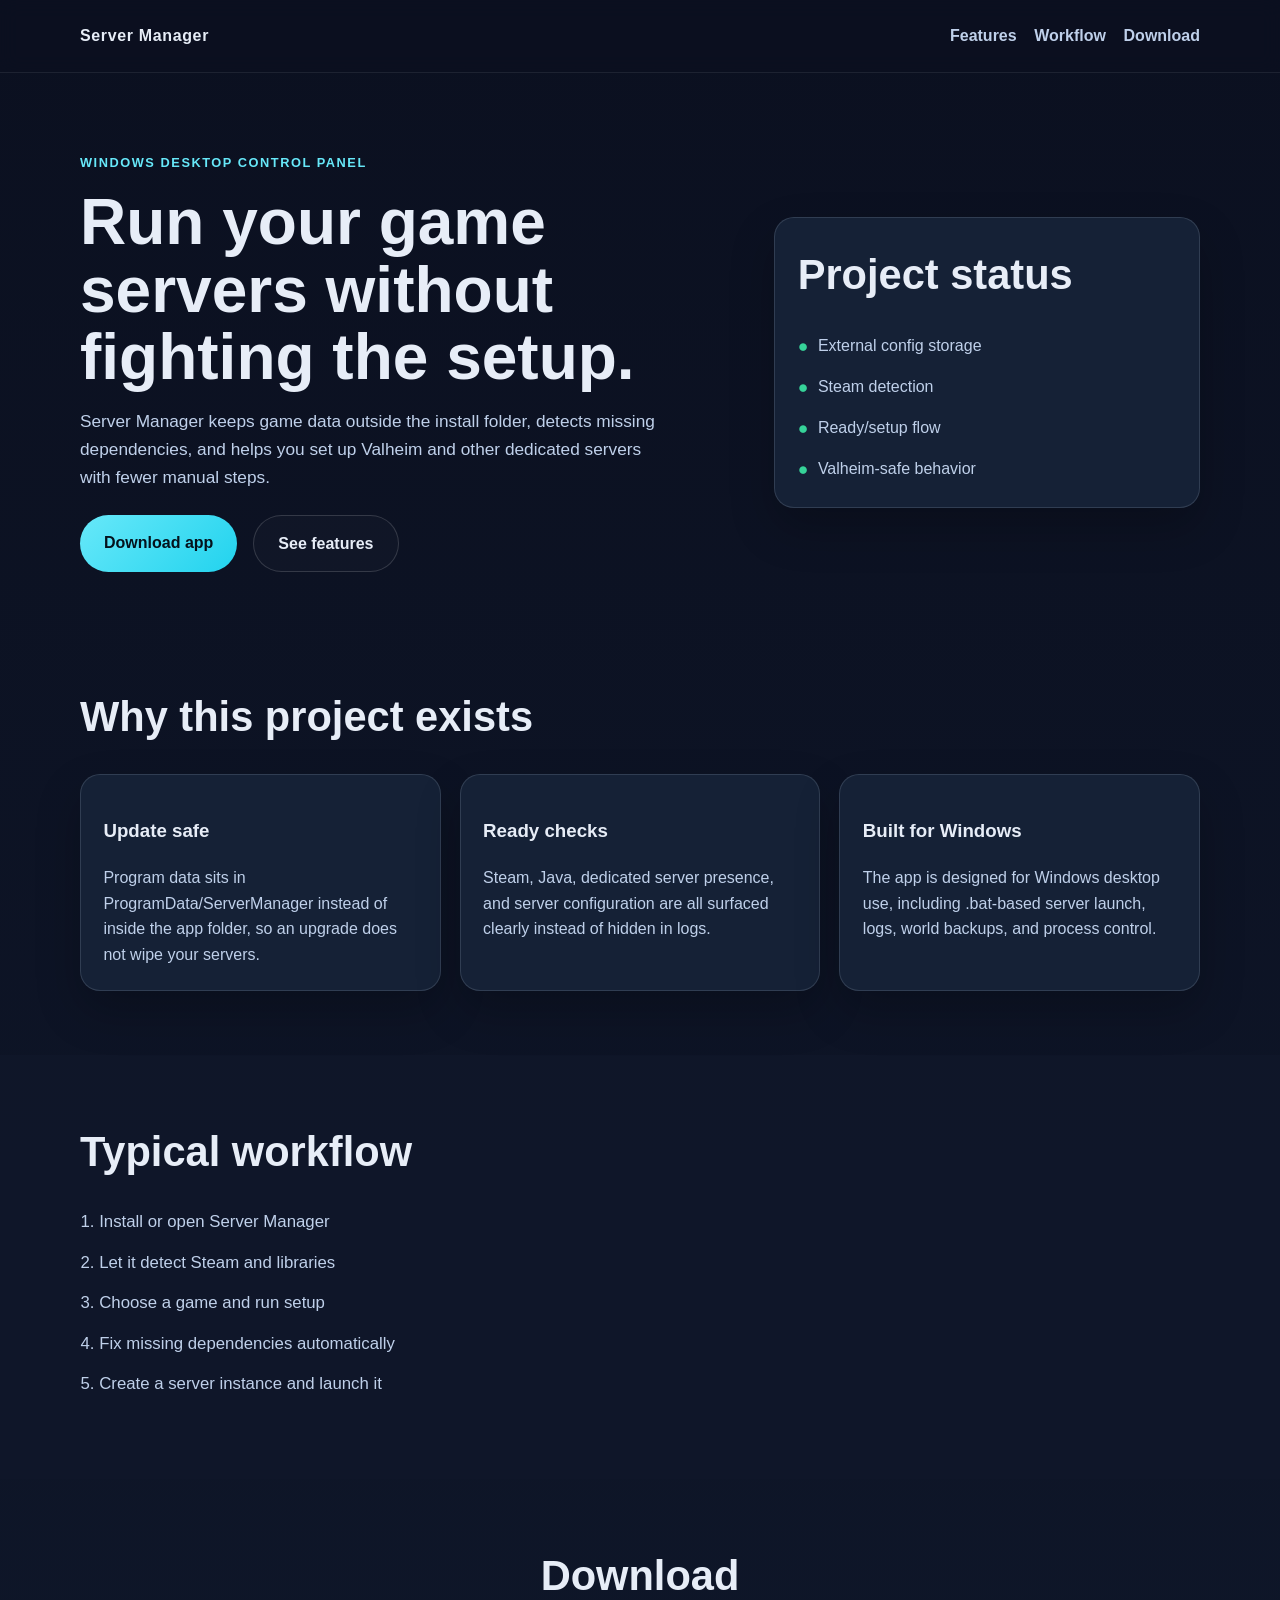
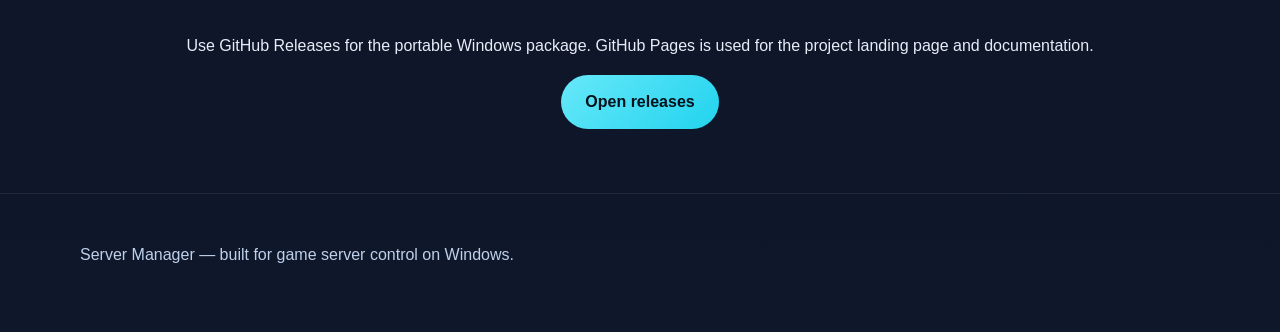
<file: site/index.html>
<!DOCTYPE html>
<html lang="en">
  <head>
    <meta charset="UTF-8" />
    <meta name="viewport" content="width=device-width, initial-scale=1.0" />
    <title>Server Manager</title>
    <meta
      name="description"
      content="Server Manager is a Windows desktop app for managing dedicated game servers with safe data storage, readiness checks, setup flows, and backups."
    />
    <link rel="stylesheet" href="styles.css" />
  </head>
  <body>
    <header class="topbar">
      <div class="container nav">
        <div class="brand">Server Manager</div>
        <nav>
          <a href="#features">Features</a>
          <a href="#workflow">Workflow</a>
          <a href="#download">Download</a>
        </nav>
      </div>
    </header>

    <main>
      <section class="hero">
        <div class="container hero-grid">
          <div>
            <p class="eyebrow">Windows desktop control panel</p>
            <h1>Run your game servers without fighting the setup.</h1>
            <p class="lead">
              Server Manager keeps game data outside the install folder, detects missing
              dependencies, and helps you set up Valheim and other dedicated servers with fewer manual steps.
            </p>
            <div class="cta-row">
              <a class="primary" href="#download">Download app</a>
              <a class="secondary" href="#features">See features</a>
            </div>
          </div>
          <div class="card">
            <h2>Project status</h2>
            <ul>
              <li><span class="ok">●</span> External config storage</li>
              <li><span class="ok">●</span> Steam detection</li>
              <li><span class="ok">●</span> Ready/setup flow</li>
              <li><span class="ok">●</span> Valheim-safe behavior</li>
            </ul>
          </div>
        </div>
      </section>

      <section id="features" class="section">
        <div class="container">
          <h2>Why this project exists</h2>
          <div class="grid three">
            <article class="feature">
              <h3>Update safe</h3>
              <p>Program data sits in ProgramData/ServerManager instead of inside the app folder, so an upgrade does not wipe your servers.</p>
            </article>
            <article class="feature">
              <h3>Ready checks</h3>
              <p>Steam, Java, dedicated server presence, and server configuration are all surfaced clearly instead of hidden in logs.</p>
            </article>
            <article class="feature">
              <h3>Built for Windows</h3>
              <p>The app is designed for Windows desktop use, including .bat-based server launch, logs, world backups, and process control.</p>
            </article>
          </div>
        </div>
      </section>

      <section id="workflow" class="section alt">
        <div class="container">
          <h2>Typical workflow</h2>
          <ol class="steps">
            <li>Install or open Server Manager</li>
            <li>Let it detect Steam and libraries</li>
            <li>Choose a game and run setup</li>
            <li>Fix missing dependencies automatically</li>
            <li>Create a server instance and launch it</li>
          </ol>
        </div>
      </section>

      <section id="download" class="section">
        <div class="container center">
          <h2>Download</h2>
          <p>Use GitHub Releases for the portable Windows package. GitHub Pages is used for the project landing page and documentation.</p>
          <a class="primary" href="https://github.com/mr-juul/TrainFlow/releases" target="_blank" rel="noreferrer">Open releases</a>
        </div>
      </section>
    </main>

    <footer class="footer">
      <div class="container">
        <p>Server Manager — built for game server control on Windows.</p>
      </div>
    </footer>
  </body>
</html>
</file>
<file: site/styles.css>
:root {
  --bg: #0b1020;
  --bg-alt: #121b2d;
  --panel: #172338;
  --panel-strong: #1d2d46;
  --text: #e7edf7;
  --muted: #bfd0ea;
  --accent: #67e8f9;
  --accent-strong: #22d3ee;
  --ok: #36d399;
  --shadow: rgba(0, 0, 0, 0.22);
}

* { box-sizing: border-box; }

html { scroll-behavior: smooth; }

body {
  margin: 0;
  font-family: Segoe UI, Arial, sans-serif;
  background: linear-gradient(180deg, var(--bg) 0%, #0f172a 100%);
  color: var(--text);
  line-height: 1.6;
}

.container {
  width: min(1120px, calc(100% - 2rem));
  margin: 0 auto;
}

.topbar {
  position: sticky;
  top: 0;
  z-index: 10;
  background: rgba(11, 16, 32, 0.82);
  backdrop-filter: blur(10px);
  border-bottom: 1px solid rgba(255,255,255,0.08);
}

.nav {
  display: flex;
  justify-content: space-between;
  align-items: center;
  min-height: 72px;
}

.brand {
  font-weight: 800;
  letter-spacing: 0.04em;
}

nav {
  display: flex;
  gap: 1.1rem;
}

nav a {
  color: var(--muted);
  text-decoration: none;
  font-weight: 600;
}

.hero {
  padding: 5rem 0 3rem;
}

.hero-grid {
  display: grid;
  grid-template-columns: 1.4fr 0.9fr;
  gap: 2rem;
  align-items: center;
}

.eyebrow {
  margin: 0 0 1rem;
  font-size: 0.8rem;
  letter-spacing: 0.12em;
  text-transform: uppercase;
  color: var(--accent);
  font-weight: 700;
}

h1 {
  font-size: clamp(2.5rem, 5vw, 4rem);
  line-height: 1.05;
  margin: 0 0 1rem;
}

.lead {
  font-size: 1.08rem;
  color: var(--muted);
  max-width: 62ch;
}

.cta-row {
  display: flex;
  gap: 1rem;
  flex-wrap: wrap;
  margin-top: 1.5rem;
}

.primary,
.secondary {
  display: inline-block;
  border-radius: 999px;
  padding: 0.9rem 1.5rem;
  text-decoration: none;
  font-weight: 700;
  transition: transform 0.15s ease, opacity 0.15s ease;
}

.primary {
  background: linear-gradient(135deg, var(--accent) 0%, var(--accent-strong) 100%);
  color: #04121c;
}

.secondary {
  border: 1px solid rgba(255,255,255,0.15);
  color: var(--text);
  background: rgba(255,255,255,0.02);
}

.primary:hover,
.secondary:hover {
  transform: translateY(-1px);
}

.card,
.feature,
.step {
  background: rgba(23, 35, 56, 0.94);
  border: 1px solid rgba(148, 163, 184, 0.22);
  border-radius: 20px;
  box-shadow: 0 20px 45px var(--shadow);
}

.card {
  padding: 1.5rem 1.4rem;
}

.card ul {
  list-style: none;
  padding: 0;
  margin: 1rem 0 0;
  display: grid;
  gap: 0.8rem;
}

.card li {
  display: flex;
  align-items: center;
  gap: 0.6rem;
  color: var(--muted);
}

.ok {
  color: var(--ok);
  font-size: 1.1rem;
}

.section {
  padding: 4rem 0;
}

.alt {
  background: rgba(15, 23, 42, 0.8);
}

h2 {
  font-size: clamp(1.8rem, 4vw, 2.6rem);
  margin-top: 0;
  margin-bottom: 1.5rem;
}

.grid.three {
  display: grid;
  grid-template-columns: repeat(3, minmax(0, 1fr));
  gap: 1.2rem;
}

.feature {
  padding: 1.4rem;
}

.feature p {
  color: var(--muted);
  margin-bottom: 0;
}

.steps {
  display: grid;
  gap: 0.85rem;
  padding-left: 1.2rem;
  color: var(--muted);
  font-size: 1.05rem;
}

.center {
  text-align: center;
}

.footer {
  padding: 2rem 0 3rem;
  border-top: 1px solid rgba(255,255,255,0.08);
  color: var(--muted);
}

@media (max-width: 840px) {
  .hero-grid,
  .grid.three {
    grid-template-columns: 1fr;
  }

  nav {
    display: none;
  }
}
</file>
